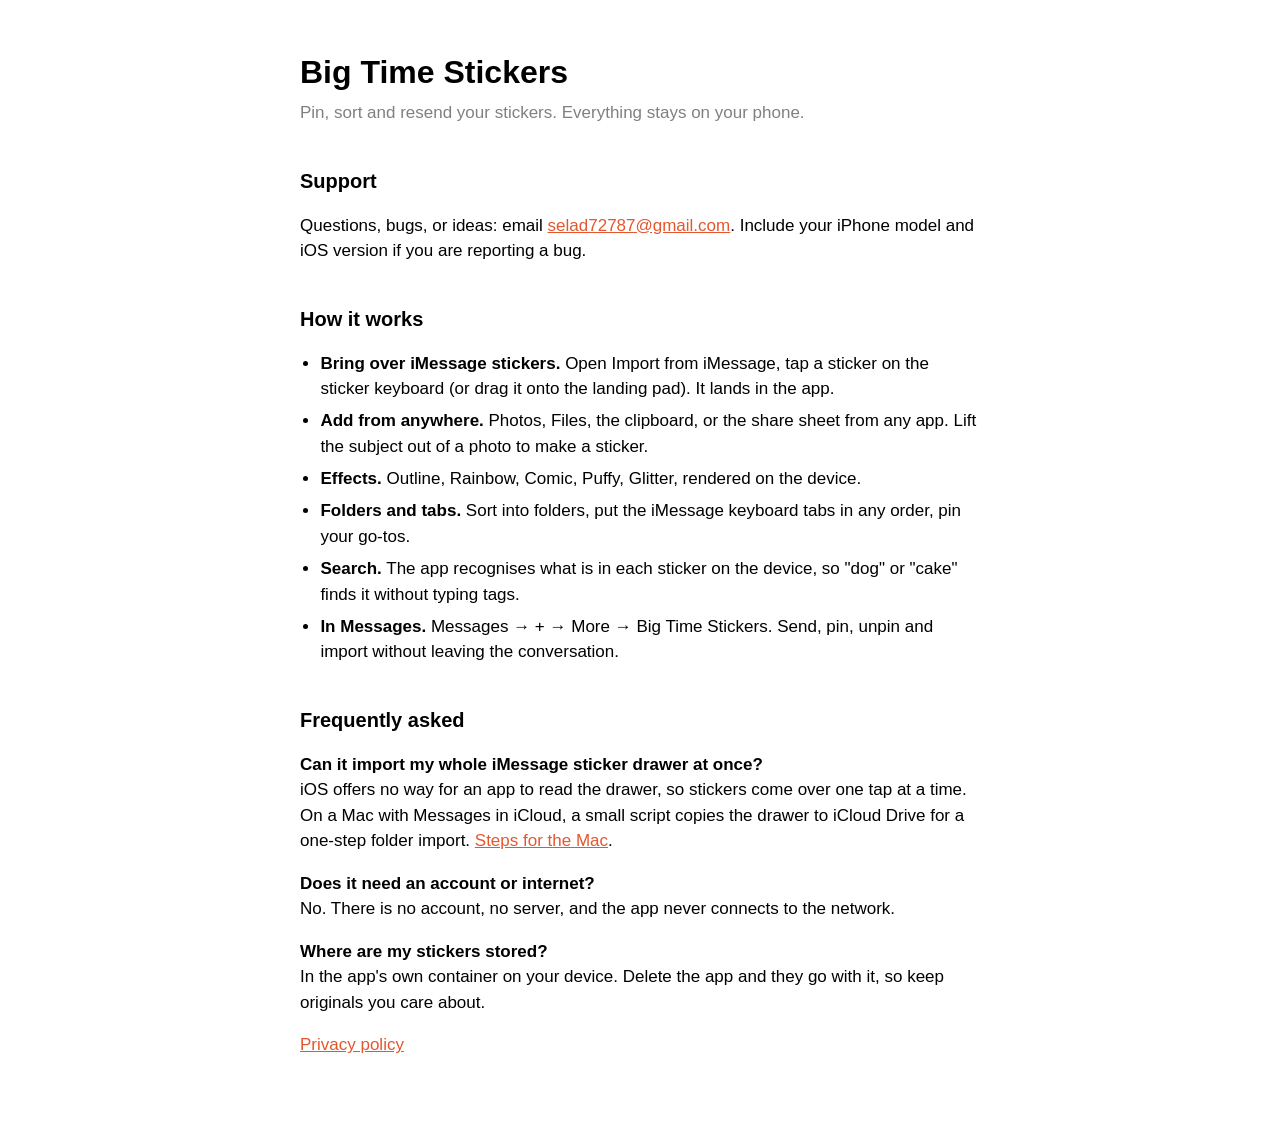
<file: index.html>
<!DOCTYPE html>
<html lang="en">
<head>
<meta charset="utf-8">
<meta name="viewport" content="width=device-width, initial-scale=1">
<title>Big Time Stickers — Support</title>
<link rel="stylesheet" href="style.css">
</head>
<body>
<main>
  <h1>Big Time Stickers</h1>
  <p class="tagline">Pin, sort and resend your stickers. Everything stays on your phone.</p>

  <h2>Support</h2>
  <p>Questions, bugs, or ideas: email <a href="mailto:selad72787@gmail.com?subject=Big%20Time%20Stickers">selad72787@gmail.com</a>.
  Include your iPhone model and iOS version if you are reporting a bug.</p>

  <h2>How it works</h2>
  <ul>
    <li><strong>Bring over iMessage stickers.</strong> Open Import from iMessage, tap a sticker on the sticker keyboard (or drag it onto the landing pad). It lands in the app.</li>
    <li><strong>Add from anywhere.</strong> Photos, Files, the clipboard, or the share sheet from any app. Lift the subject out of a photo to make a sticker.</li>
    <li><strong>Effects.</strong> Outline, Rainbow, Comic, Puffy, Glitter, rendered on the device.</li>
    <li><strong>Folders and tabs.</strong> Sort into folders, put the iMessage keyboard tabs in any order, pin your go-tos.</li>
    <li><strong>Search.</strong> The app recognises what is in each sticker on the device, so "dog" or "cake" finds it without typing tags.</li>
    <li><strong>In Messages.</strong> Messages → + → More → Big Time Stickers. Send, pin, unpin and import without leaving the conversation.</li>
  </ul>

  <h2>Frequently asked</h2>
  <p><strong>Can it import my whole iMessage sticker drawer at once?</strong><br>
  iOS offers no way for an app to read the drawer, so stickers come over one tap at a time. On a Mac with Messages in iCloud, a small
  script copies the drawer to iCloud Drive for a one-step folder import. <a href="mac-export.html">Steps for the Mac</a>.</p>
  <p><strong>Does it need an account or internet?</strong><br>
  No. There is no account, no server, and the app never connects to the network.</p>
  <p><strong>Where are my stickers stored?</strong><br>
  In the app's own container on your device. Delete the app and they go with it, so keep originals you care about.</p>

  <p><a href="privacy.html">Privacy policy</a></p>
</main>
</body>
</html>
</file>
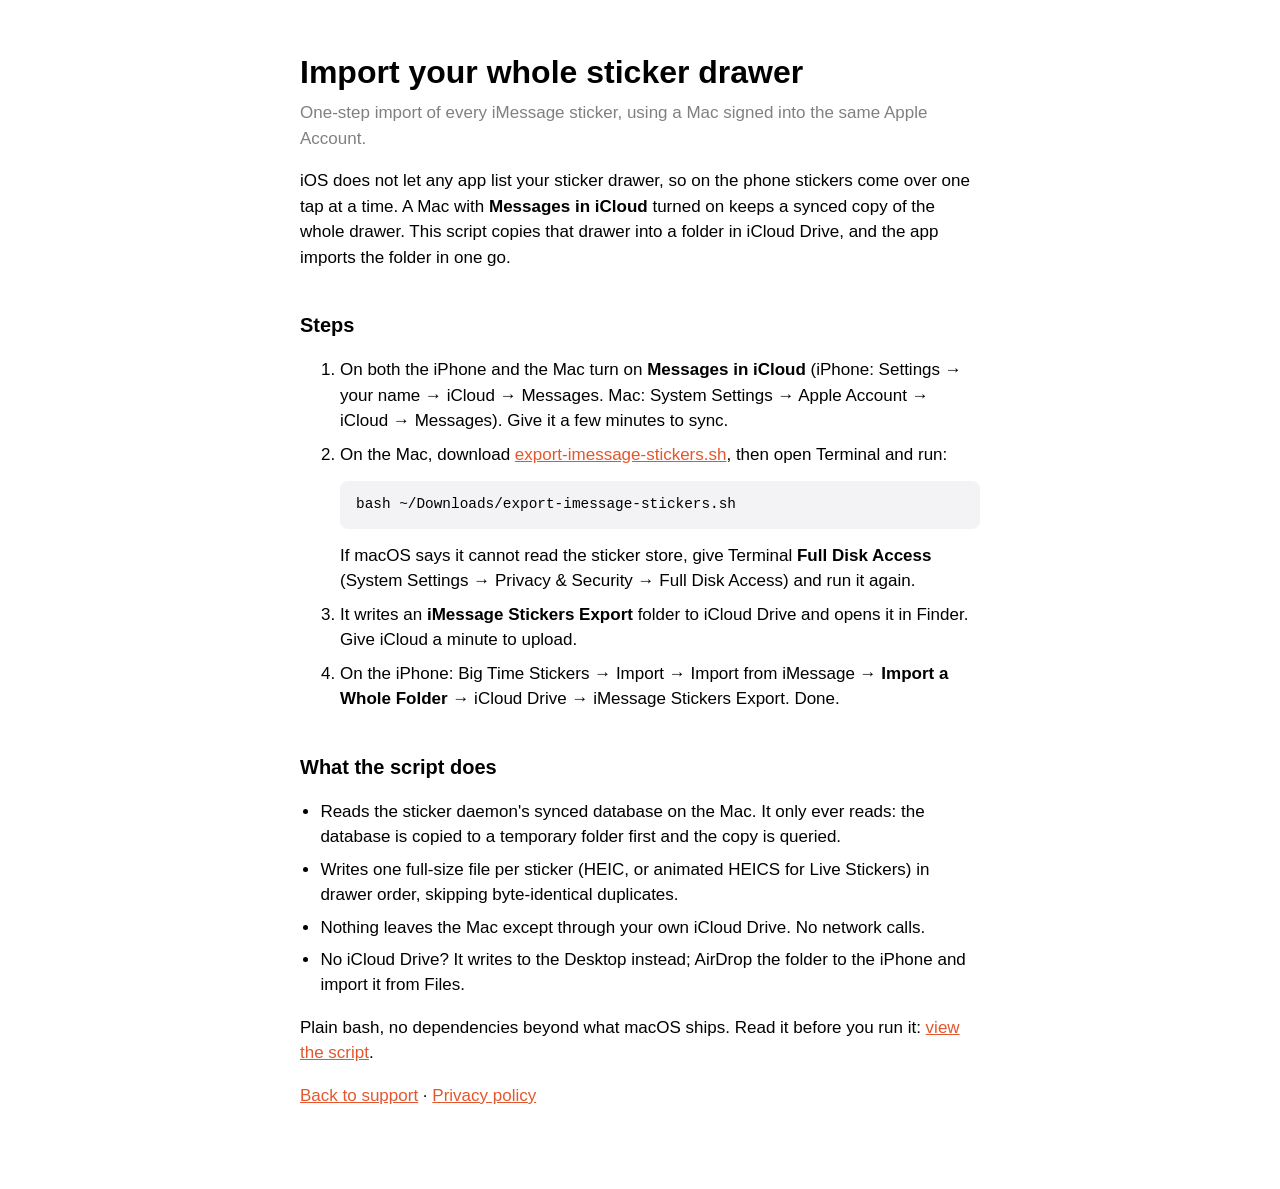
<file: mac-export.html>
<!DOCTYPE html>
<html lang="en">
<head>
<meta charset="utf-8">
<meta name="viewport" content="width=device-width, initial-scale=1">
<title>Big Time Stickers — Import your whole sticker drawer from a Mac</title>
<link rel="stylesheet" href="style.css">
</head>
<body>
<main>
  <h1>Import your whole sticker drawer</h1>
  <p class="tagline">One-step import of every iMessage sticker, using a Mac signed into the same Apple Account.</p>

  <p>iOS does not let any app list your sticker drawer, so on the phone stickers come over one tap at a time.
  A Mac with <strong>Messages in iCloud</strong> turned on keeps a synced copy of the whole drawer. This script
  copies that drawer into a folder in iCloud Drive, and the app imports the folder in one go.</p>

  <h2>Steps</h2>
  <ol>
    <li>On both the iPhone and the Mac turn on <strong>Messages in iCloud</strong>
      (iPhone: Settings → your name → iCloud → Messages. Mac: System Settings → Apple Account → iCloud → Messages).
      Give it a few minutes to sync.</li>
    <li>On the Mac, download <a href="export-imessage-stickers.sh" download>export-imessage-stickers.sh</a>, then open Terminal and run:
      <pre><code>bash ~/Downloads/export-imessage-stickers.sh</code></pre>
      If macOS says it cannot read the sticker store, give Terminal <strong>Full Disk Access</strong>
      (System Settings → Privacy &amp; Security → Full Disk Access) and run it again.</li>
    <li>It writes an <strong>iMessage Stickers Export</strong> folder to iCloud Drive and opens it in Finder.
      Give iCloud a minute to upload.</li>
    <li>On the iPhone: Big Time Stickers → Import → Import from iMessage → <strong>Import a Whole Folder</strong>
      → iCloud Drive → iMessage Stickers Export. Done.</li>
  </ol>

  <h2>What the script does</h2>
  <ul>
    <li>Reads the sticker daemon's synced database on the Mac. It only ever reads: the database is copied to a temporary folder first and the copy is queried.</li>
    <li>Writes one full-size file per sticker (HEIC, or animated HEICS for Live Stickers) in drawer order, skipping byte-identical duplicates.</li>
    <li>Nothing leaves the Mac except through your own iCloud Drive. No network calls.</li>
    <li>No iCloud Drive? It writes to the Desktop instead; AirDrop the folder to the iPhone and import it from Files.</li>
  </ul>

  <p>Plain bash, no dependencies beyond what macOS ships. Read it before you run it:
  <a href="export-imessage-stickers.sh">view the script</a>.</p>

  <p><a href="index.html">Back to support</a> · <a href="privacy.html">Privacy policy</a></p>
</main>
</body>
</html>
</file>
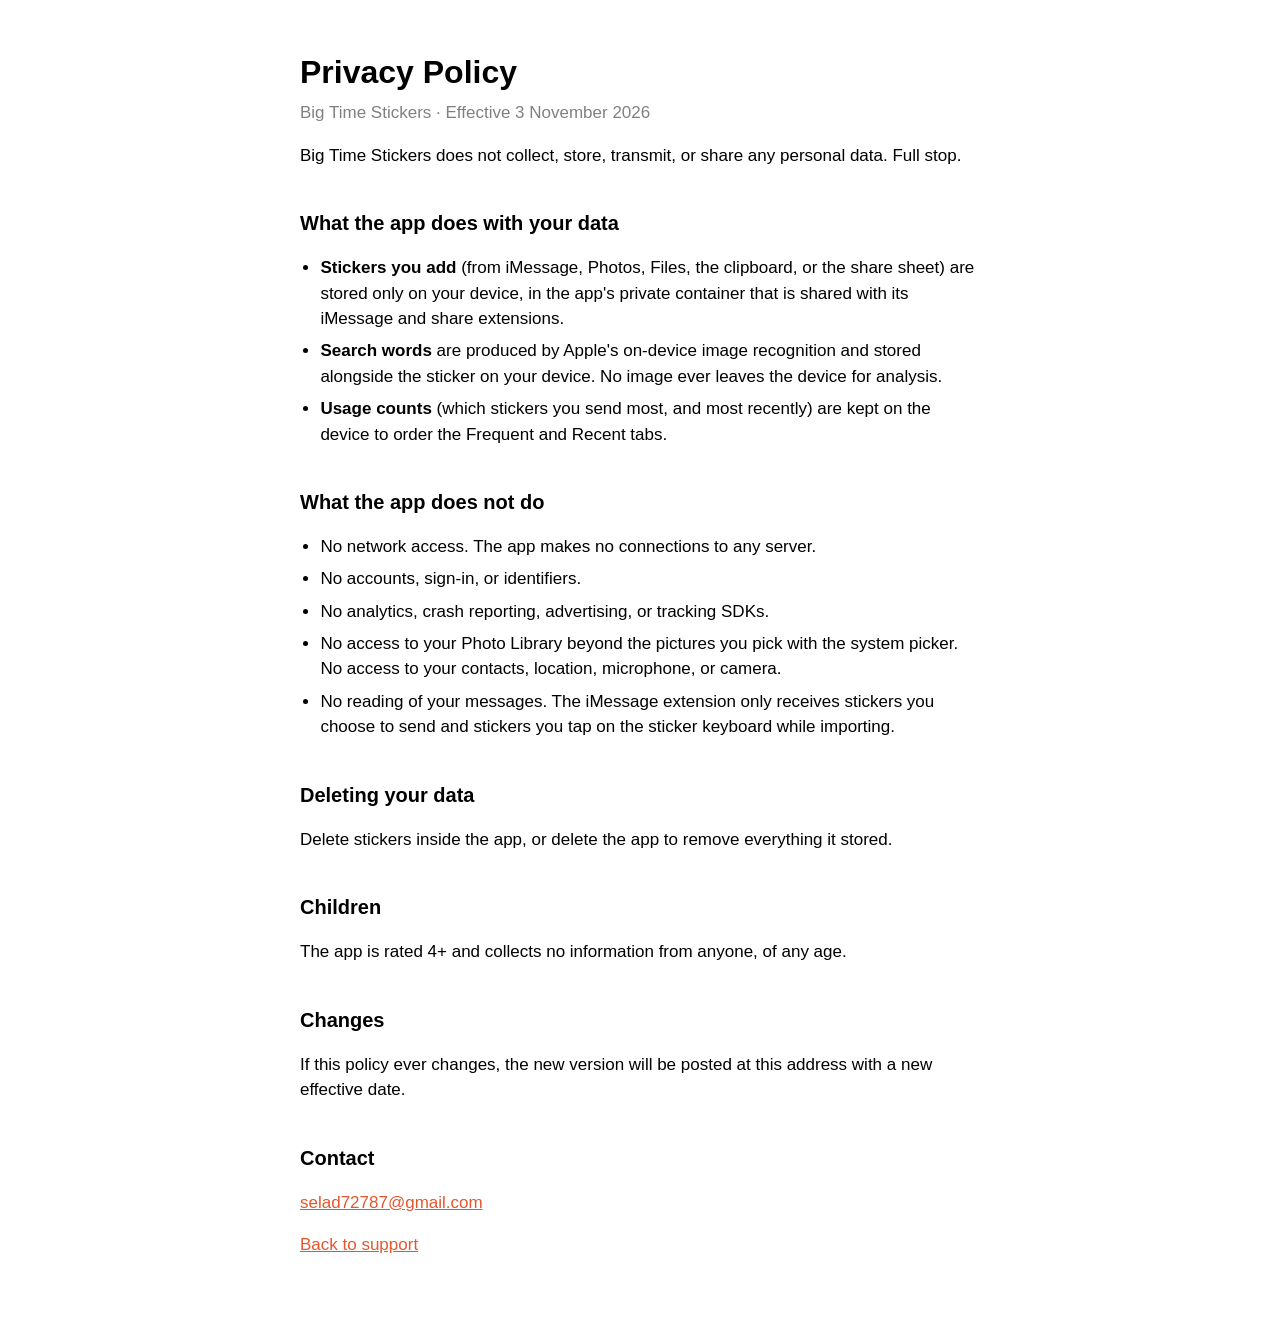
<file: privacy.html>
<!DOCTYPE html>
<html lang="en">
<head>
<meta charset="utf-8">
<meta name="viewport" content="width=device-width, initial-scale=1">
<title>Big Time Stickers — Privacy Policy</title>
<link rel="stylesheet" href="style.css">
</head>
<body>
<main>
  <h1>Privacy Policy</h1>
  <p class="tagline">Big Time Stickers · Effective 3 November 2026</p>

  <p>Big Time Stickers does not collect, store, transmit, or share any personal data. Full stop.</p>

  <h2>What the app does with your data</h2>
  <ul>
    <li><strong>Stickers you add</strong> (from iMessage, Photos, Files, the clipboard, or the share sheet) are stored only on your device, in the app's private container that is shared with its iMessage and share extensions.</li>
    <li><strong>Search words</strong> are produced by Apple's on-device image recognition and stored alongside the sticker on your device. No image ever leaves the device for analysis.</li>
    <li><strong>Usage counts</strong> (which stickers you send most, and most recently) are kept on the device to order the Frequent and Recent tabs.</li>
  </ul>

  <h2>What the app does not do</h2>
  <ul>
    <li>No network access. The app makes no connections to any server.</li>
    <li>No accounts, sign-in, or identifiers.</li>
    <li>No analytics, crash reporting, advertising, or tracking SDKs.</li>
    <li>No access to your Photo Library beyond the pictures you pick with the system picker. No access to your contacts, location, microphone, or camera.</li>
    <li>No reading of your messages. The iMessage extension only receives stickers you choose to send and stickers you tap on the sticker keyboard while importing.</li>
  </ul>

  <h2>Deleting your data</h2>
  <p>Delete stickers inside the app, or delete the app to remove everything it stored.</p>

  <h2>Children</h2>
  <p>The app is rated 4+ and collects no information from anyone, of any age.</p>

  <h2>Changes</h2>
  <p>If this policy ever changes, the new version will be posted at this address with a new effective date.</p>

  <h2>Contact</h2>
  <p><a href="mailto:selad72787@gmail.com?subject=Big%20Time%20Stickers%20privacy">selad72787@gmail.com</a></p>

  <p><a href="index.html">Back to support</a></p>
</main>
</body>
</html>
</file>
<file: style.css>
:root { color-scheme: light dark; }
body { margin: 0; font: 17px/1.5 -apple-system, BlinkMacSystemFont, "Helvetica Neue", Arial, sans-serif; background: Canvas; color: CanvasText; }
main { max-width: 680px; margin: 0 auto; padding: 48px 24px 64px; }
h1 { font-size: 2rem; margin: 0 0 4px; }
h2 { font-size: 1.25rem; margin-top: 2em; }
.tagline { color: GrayText; margin-top: 0; }
a { color: #e4572e; }
ul { padding-left: 1.2em; }
li { margin: 0.4em 0; }

pre { background: #f3f3f5; padding: 0.8rem 1rem; border-radius: 8px; overflow-x: auto; font-size: 0.9rem; }
code { font-family: ui-monospace, SFMono-Regular, Menlo, monospace; }
ol li { margin-bottom: 0.5rem; }
</file>
